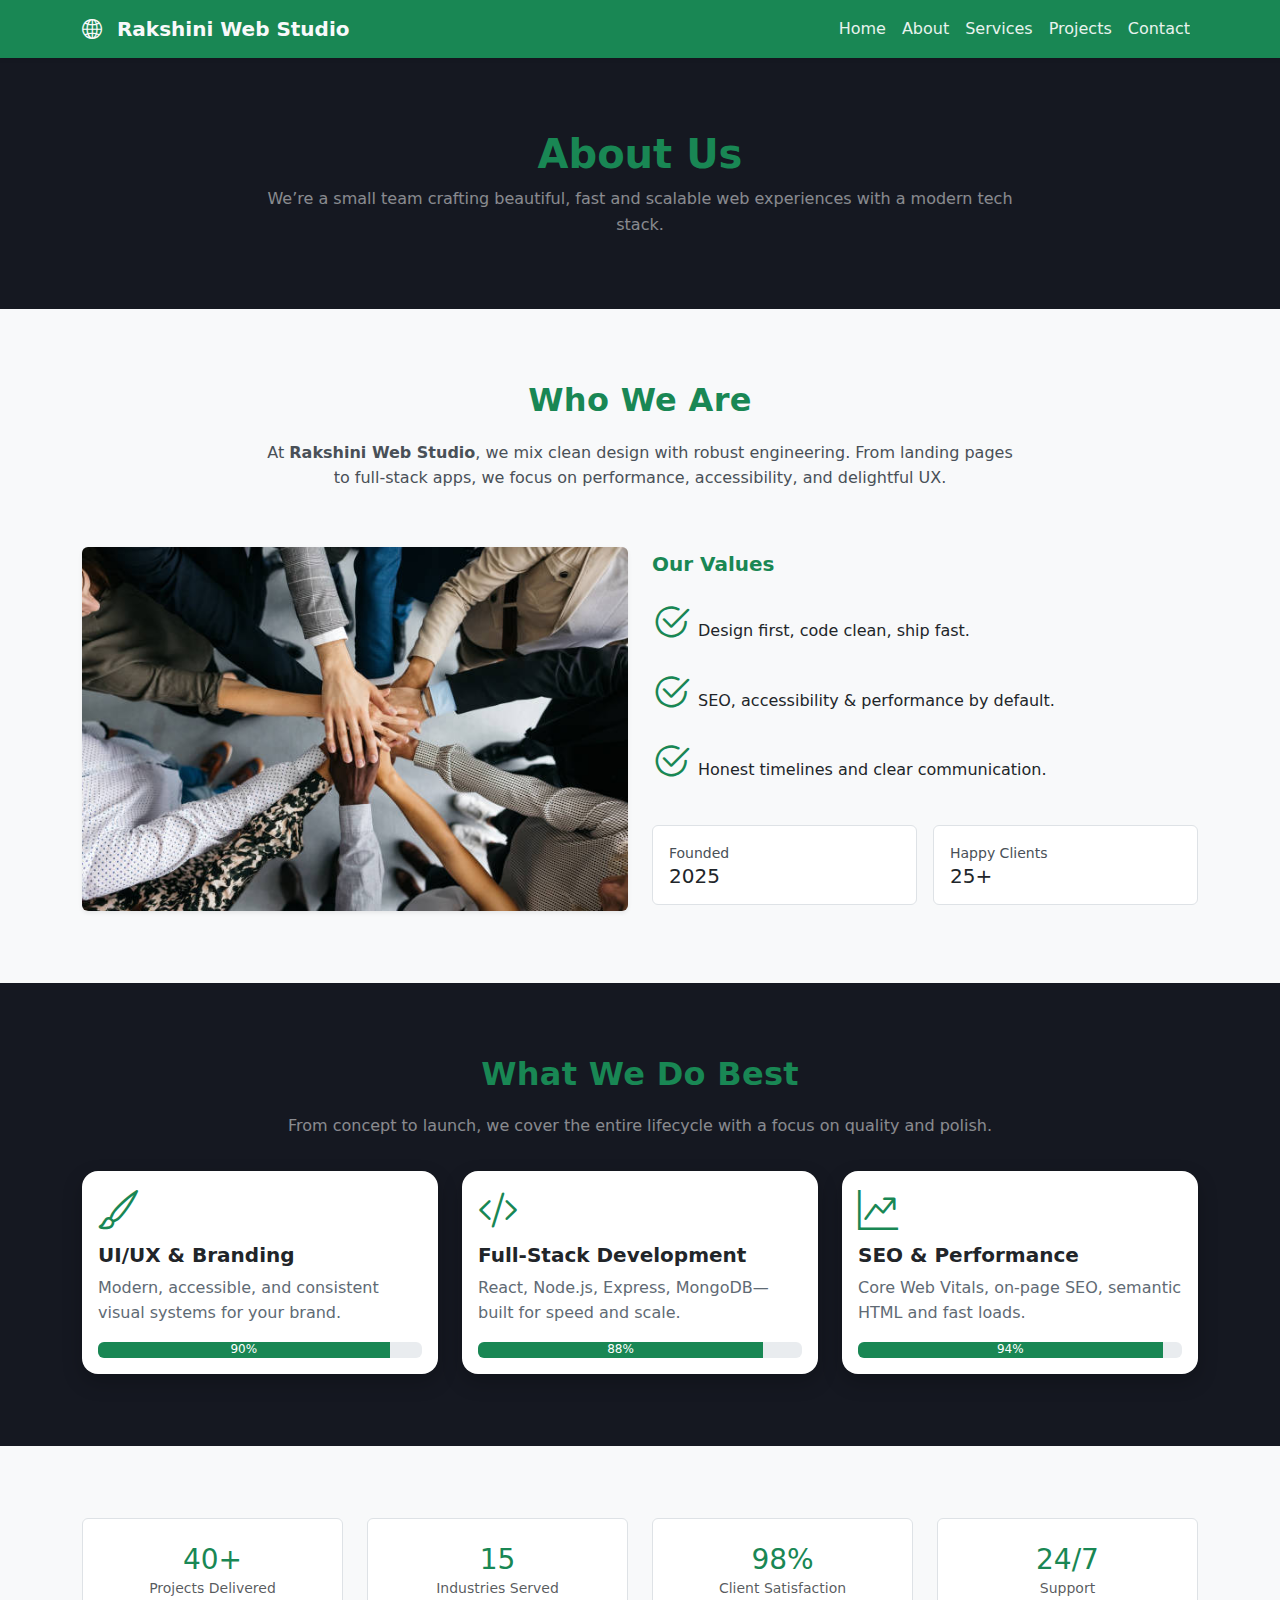
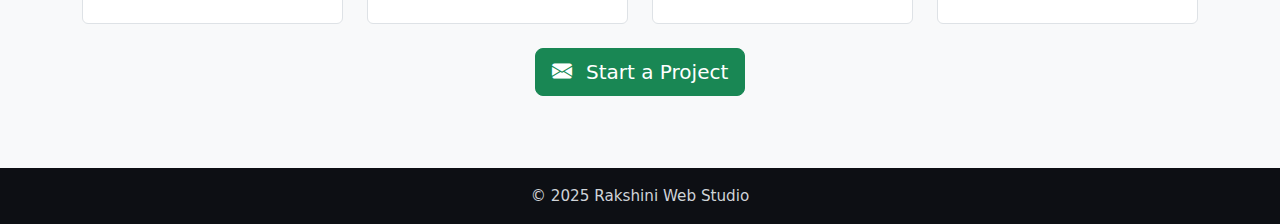
<file: Web Designing/about.html>
<!DOCTYPE html>
<html lang="en">
<head>
  <meta charset="UTF-8" />
  <meta name="viewport" content="width=device-width, initial-scale=1.0"/>
  <title>About | Rakshini Web Studio</title>

  <!-- Bootstrap CSS -->
  <link rel="stylesheet" href="https://cdn.jsdelivr.net/npm/bootstrap@5.3.3/dist/css/bootstrap.min.css"/>

  <!-- Bootstrap Icons -->
  <link rel="stylesheet" href="https://cdn.jsdelivr.net/npm/bootstrap-icons@1.11.3/font/bootstrap-icons.css"/>

  <!-- Custom CSS -->
  <link rel="stylesheet" href="src/css/pages/style.css"/>
</head>
<body>

  <!-- Navbar -->
  <nav class="navbar navbar-expand-lg navbar-dark bg-success shadow-sm">
    <div class="container">
      <a class="navbar-brand fw-bold" href="index.html">
        <i class="bi bi-globe2 me-2"></i> Rakshini Web Studio
      </a>
      <button class="navbar-toggler" type="button" data-bs-toggle="collapse" data-bs-target="#nav">
        <span class="navbar-toggler-icon"></span>
      </button>
      <div class="collapse navbar-collapse" id="nav">
        <ul class="navbar-nav ms-auto">
          <li class="nav-item"><a class="nav-link" href="index.html">Home</a></li>
          <li class="nav-item"><a class="nav-link active" href="about.html">About</a></li>
          <li class="nav-item"><a class="nav-link" href="service.html">Services</a></li>
          <li class="nav-item"><a class="nav-link" href="product.html">Projects</a></li>
          <li class="nav-item"><a class="nav-link" href="contact.html">Contact</a></li>
        </ul>
      </div>
    </div>
  </nav>

  <!-- Header / Sub-hero -->
  <header class="section-dark section-pad text-center">
    <div class="container">
      <h1 class="text-success fw-bold mb-2">About Us</h1>
      <p class="section-sub text-white-50 mb-0">
        We’re a small team crafting beautiful, fast and scalable web experiences with a modern tech stack.
      </p>
    </div>
  </header>

  <!-- Intro (light section) -->
  <section id="about" class="section-light section-pad text-center">
    <div class="container">
      <h2 class="section-title">Who We Are</h2>
      <p class="section-sub">
        At <strong>Rakshini Web Studio</strong>, we mix clean design with robust engineering. From landing pages to full-stack apps,
        we focus on performance, accessibility, and delightful UX.
      </p>

      <div class="row align-items-center g-4 text-start mt-2">
        <div class="col-md-6">
          <img src="src/assets/images/team.png" class="img-fluid rounded shadow-sm" alt="Our Team">
        </div>
        <div class="col-md-6">
          <h5 class="text-success fw-bold mb-3">Our Values</h5>
          <ul class="list-unstyled">
            <li class="mb-2"><i class="bi bi-check2-circle text-success me-2"></i>Design first, code clean, ship fast.</li>
            <li class="mb-2"><i class="bi bi-check2-circle text-success me-2"></i>SEO, accessibility & performance by default.</li>
            <li class="mb-2"><i class="bi bi-check2-circle text-success me-2"></i>Honest timelines and clear communication.</li>
          </ul>

          <div class="row g-3 mt-3">
            <div class="col-6">
              <div class="p-3 rounded border bg-white">
                <div class="small text-muted">Founded</div>
                <div class="h5 mb-0">2025</div>
              </div>
            </div>
            <div class="col-6">
              <div class="p-3 rounded border bg-white">
                <div class="small text-muted">Happy Clients</div>
                <div class="h5 mb-0">25+</div>
              </div>
            </div>
          </div>

        </div>
      </div>

    </div>
  </section>

  <!-- Skills / What we do -->
  <section class="section-dark section-pad">
    <div class="container">
      <h2 class="section-title text-center">What We Do Best</h2>
      <p class="section-sub text-center text-white-50">
        From concept to launch, we cover the entire lifecycle with a focus on quality and polish.
      </p>

      <div class="row g-4">
        <div class="col-md-4">
          <div class="card h-100">
            <div class="card-body">
              <i class="bi bi-brush display-6 text-success"></i>
              <h5 class="card-title mt-2">UI/UX & Branding</h5>
              <p class="card-text">Modern, accessible, and consistent visual systems for your brand.</p>
              <div class="progress" role="progressbar" aria-valuenow="90" aria-valuemin="0" aria-valuemax="100">
                <div class="progress-bar bg-success" style="width: 90%;">90%</div>
              </div>
            </div>
          </div>
        </div>

        <div class="col-md-4">
          <div class="card h-100">
            <div class="card-body">
              <i class="bi bi-code-slash display-6 text-success"></i>
              <h5 class="card-title mt-2">Full-Stack Development</h5>
              <p class="card-text">React, Node.js, Express, MongoDB—built for speed and scale.</p>
              <div class="progress" role="progressbar" aria-valuenow="88" aria-valuemin="0" aria-valuemax="100">
                <div class="progress-bar bg-success" style="width: 88%;">88%</div>
              </div>
            </div>
          </div>
        </div>

        <div class="col-md-4">
          <div class="card h-100">
            <div class="card-body">
              <i class="bi bi-graph-up-arrow display-6 text-success"></i>
              <h5 class="card-title mt-2">SEO & Performance</h5>
              <p class="card-text">Core Web Vitals, on-page SEO, semantic HTML and fast loads.</p>
              <div class="progress" role="progressbar" aria-valuenow="94" aria-valuemin="0" aria-valuemax="100">
                <div class="progress-bar bg-success" style="width: 94%;">94%</div>
              </div>
            </div>
          </div>
        </div>
      </div>

    </div>
  </section>

  <!-- Numbers / CTA -->
  <section class="section-light section-pad text-center">
    <div class="container">
      <div class="row g-4 mb-4">
        <div class="col-md-3">
          <div class="p-4 bg-white rounded border h-100">
            <div class="h3 text-success mb-0">40+</div>
            <div class="small text-muted">Projects Delivered</div>
          </div>
        </div>
        <div class="col-md-3">
          <div class="p-4 bg-white rounded border h-100">
            <div class="h3 text-success mb-0">15</div>
            <div class="small text-muted">Industries Served</div>
          </div>
        </div>
        <div class="col-md-3">
          <div class="p-4 bg-white rounded border h-100">
            <div class="h3 text-success mb-0">98%</div>
            <div class="small text-muted">Client Satisfaction</div>
          </div>
        </div>
        <div class="col-md-3">
          <div class="p-4 bg-white rounded border h-100">
            <div class="h3 text-success mb-0">24/7</div>
            <div class="small text-muted">Support</div>
          </div>
        </div>
      </div>

      <a href="contact.html" class="btn btn-success btn-lg">
        <i class="bi bi-envelope-fill me-2"></i> Start a Project
      </a>
    </div>
  </section>

  <!-- Footer -->
  <footer class="text-center rk-footer py-3">
    <p class="mb-0">&copy; 2025 Rakshini Web Studio</p>
  </footer>

  <!-- JS -->
  <script src="https://cdn.jsdelivr.net/npm/bootstrap@5.3.3/dist/js/bootstrap.bundle.min.js"></script>
</body>
</html>
</file>
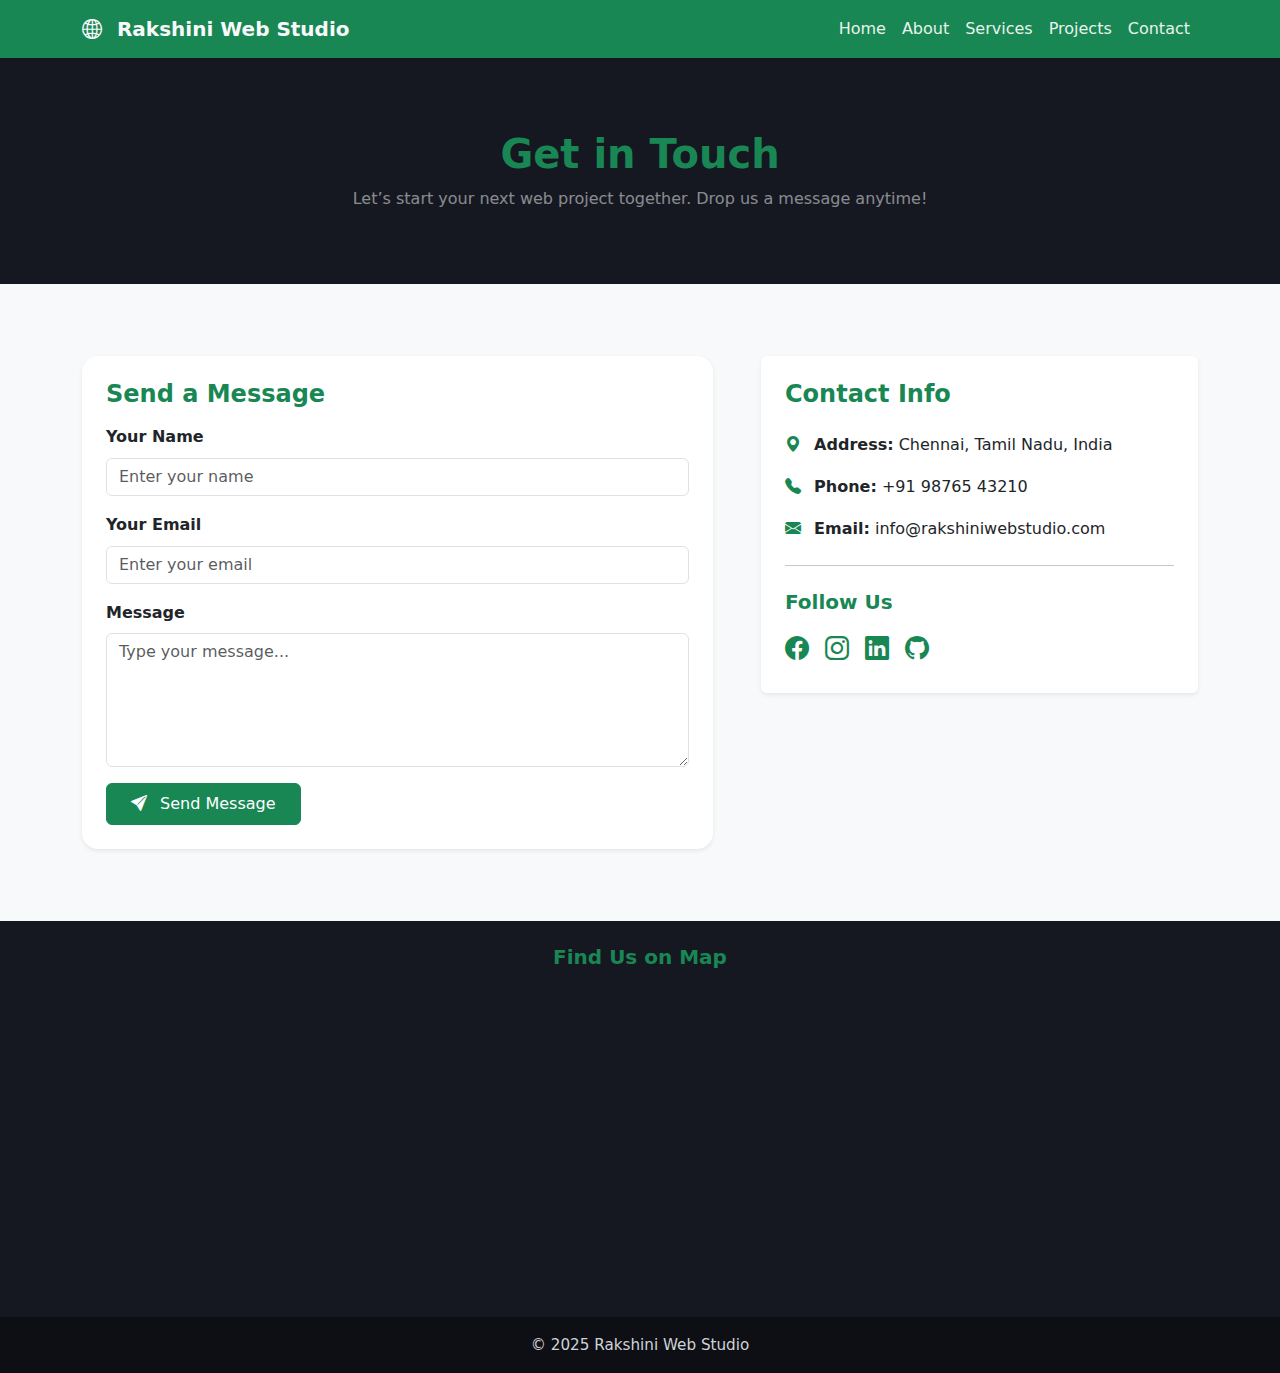
<file: Web Designing/contact.html>
<!DOCTYPE html>
<html lang="en">
<head>
  <meta charset="UTF-8" />
  <meta name="viewport" content="width=device-width, initial-scale=1.0"/>
  <title>Contact | Rakshini Web Studio</title>

  <!-- Bootstrap CSS -->
  <link rel="stylesheet" href="https://cdn.jsdelivr.net/npm/bootstrap@5.3.3/dist/css/bootstrap.min.css"/>

  <!-- Bootstrap Icons -->
  <link rel="stylesheet" href="https://cdn.jsdelivr.net/npm/bootstrap-icons@1.11.3/font/bootstrap-icons.css"/>

  <!-- Custom CSS -->
  <link rel="stylesheet" href="src/css/pages/style.css"/>
</head>
<body>

  <!-- Navbar -->
  <nav class="navbar navbar-expand-lg navbar-dark bg-success shadow-sm">
    <div class="container">
      <a class="navbar-brand fw-bold" href="index.html">
        <i class="bi bi-globe2 me-2"></i> Rakshini Web Studio
      </a>
      <button class="navbar-toggler" type="button" data-bs-toggle="collapse" data-bs-target="#nav">
        <span class="navbar-toggler-icon"></span>
      </button>
      <div class="collapse navbar-collapse" id="nav">
        <ul class="navbar-nav ms-auto">
          <li class="nav-item"><a class="nav-link" href="index.html">Home</a></li>
          <li class="nav-item"><a class="nav-link" href="about.html">About</a></li>
          <li class="nav-item"><a class="nav-link" href="service.html">Services</a></li>
          <li class="nav-item"><a class="nav-link" href="product.html">Projects</a></li>
          <li class="nav-item"><a class="nav-link active" href="contact.html">Contact</a></li>
        </ul>
      </div>
    </div>
  </nav>

  <!-- Sub-hero -->
  <header class="section-dark section-pad text-center">
    <div class="container">
      <h1 class="text-success fw-bold mb-2">Get in Touch</h1>
      <p class="section-sub text-white-50 mb-0">
        Let’s start your next web project together. Drop us a message anytime!
      </p>
    </div>
  </header>

  <!-- Contact Section -->
  <section class="section-light section-pad">
    <div class="container">
      <div class="row g-5 align-items-start">

        <!-- Contact Form -->
        <div class="col-lg-7">
          <div class="card border-0 shadow-sm p-4">
            <h4 class="text-success fw-bold mb-3">Send a Message</h4>
            <form>
              <div class="mb-3">
                <label for="name" class="form-label fw-semibold">Your Name</label>
                <input type="text" class="form-control" id="name" placeholder="Enter your name">
              </div>
              <div class="mb-3">
                <label for="email" class="form-label fw-semibold">Your Email</label>
                <input type="email" class="form-control" id="email" placeholder="Enter your email">
              </div>
              <div class="mb-3">
                <label for="message" class="form-label fw-semibold">Message</label>
                <textarea class="form-control" id="message" rows="5" placeholder="Type your message..."></textarea>
              </div>
              <button type="submit" class="btn btn-success px-4 py-2">
                <i class="bi bi-send-fill me-2"></i> Send Message
              </button>
            </form>
          </div>
        </div>

        <!-- Contact Info -->
        <div class="col-lg-5">
          <div class="p-4 bg-white rounded shadow-sm h-100">
            <h4 class="text-success fw-bold mb-4">Contact Info</h4>
            <ul class="list-unstyled">
              <li class="mb-3">
                <i class="bi bi-geo-alt-fill text-success me-2"></i>
                <strong>Address:</strong> Chennai, Tamil Nadu, India
              </li>
              <li class="mb-3">
                <i class="bi bi-telephone-fill text-success me-2"></i>
                <strong>Phone:</strong> +91 98765 43210
              </li>
              <li class="mb-3">
                <i class="bi bi-envelope-fill text-success me-2"></i>
                <strong>Email:</strong> info@rakshiniwebstudio.com
              </li>
            </ul>

            <hr class="my-4"/>

            <h5 class="text-success fw-bold mb-3">Follow Us</h5>
            <div class="d-flex gap-3 fs-4">
              <a href="#" class="text-success"><i class="bi bi-facebook"></i></a>
              <a href="#" class="text-success"><i class="bi bi-instagram"></i></a>
              <a href="#" class="text-success"><i class="bi bi-linkedin"></i></a>
              <a href="#" class="text-success"><i class="bi bi-github"></i></a>
            </div>
          </div>
        </div>

      </div>
    </div>
  </section>

  <!-- Map -->
  <section class="section-dark text-center py-4">
    <div class="container">
      <h5 class="text-success fw-bold mb-3">Find Us on Map</h5>
      <iframe
        src="https://www.google.com/maps/embed?pb=!1m18!1m12!1m3!1d3890.142244720123!2d80.19923987591582!3d12.845214987451523!2m3!1f0!2f0!3f0!3m2!1i1024!2i768!4f13.1!3m3!1m2!1s0x3a525b79f235a0b1%3A0x42e861e1a7f66df2!2sVels%20Institute%20of%20Science%20Technology%20%26%20Advanced%20Studies%20(VISTAS)!5e0!3m2!1sen!2sin!4v1718003101000!5m2!1sen!2sin"
        width="100%" height="300" style="border:0; border-radius: 10px;" allowfullscreen="" loading="lazy">
      </iframe>
    </div>
  </section>

  <!-- Footer -->
  <footer class="text-center rk-footer py-3">
    <p class="mb-0">&copy; 2025 Rakshini Web Studio</p>
  </footer>

  <!-- JS -->
  <script src="https://cdn.jsdelivr.net/npm/bootstrap@5.3.3/dist/js/bootstrap.bundle.min.js"></script>
</body>
</html>
</file>
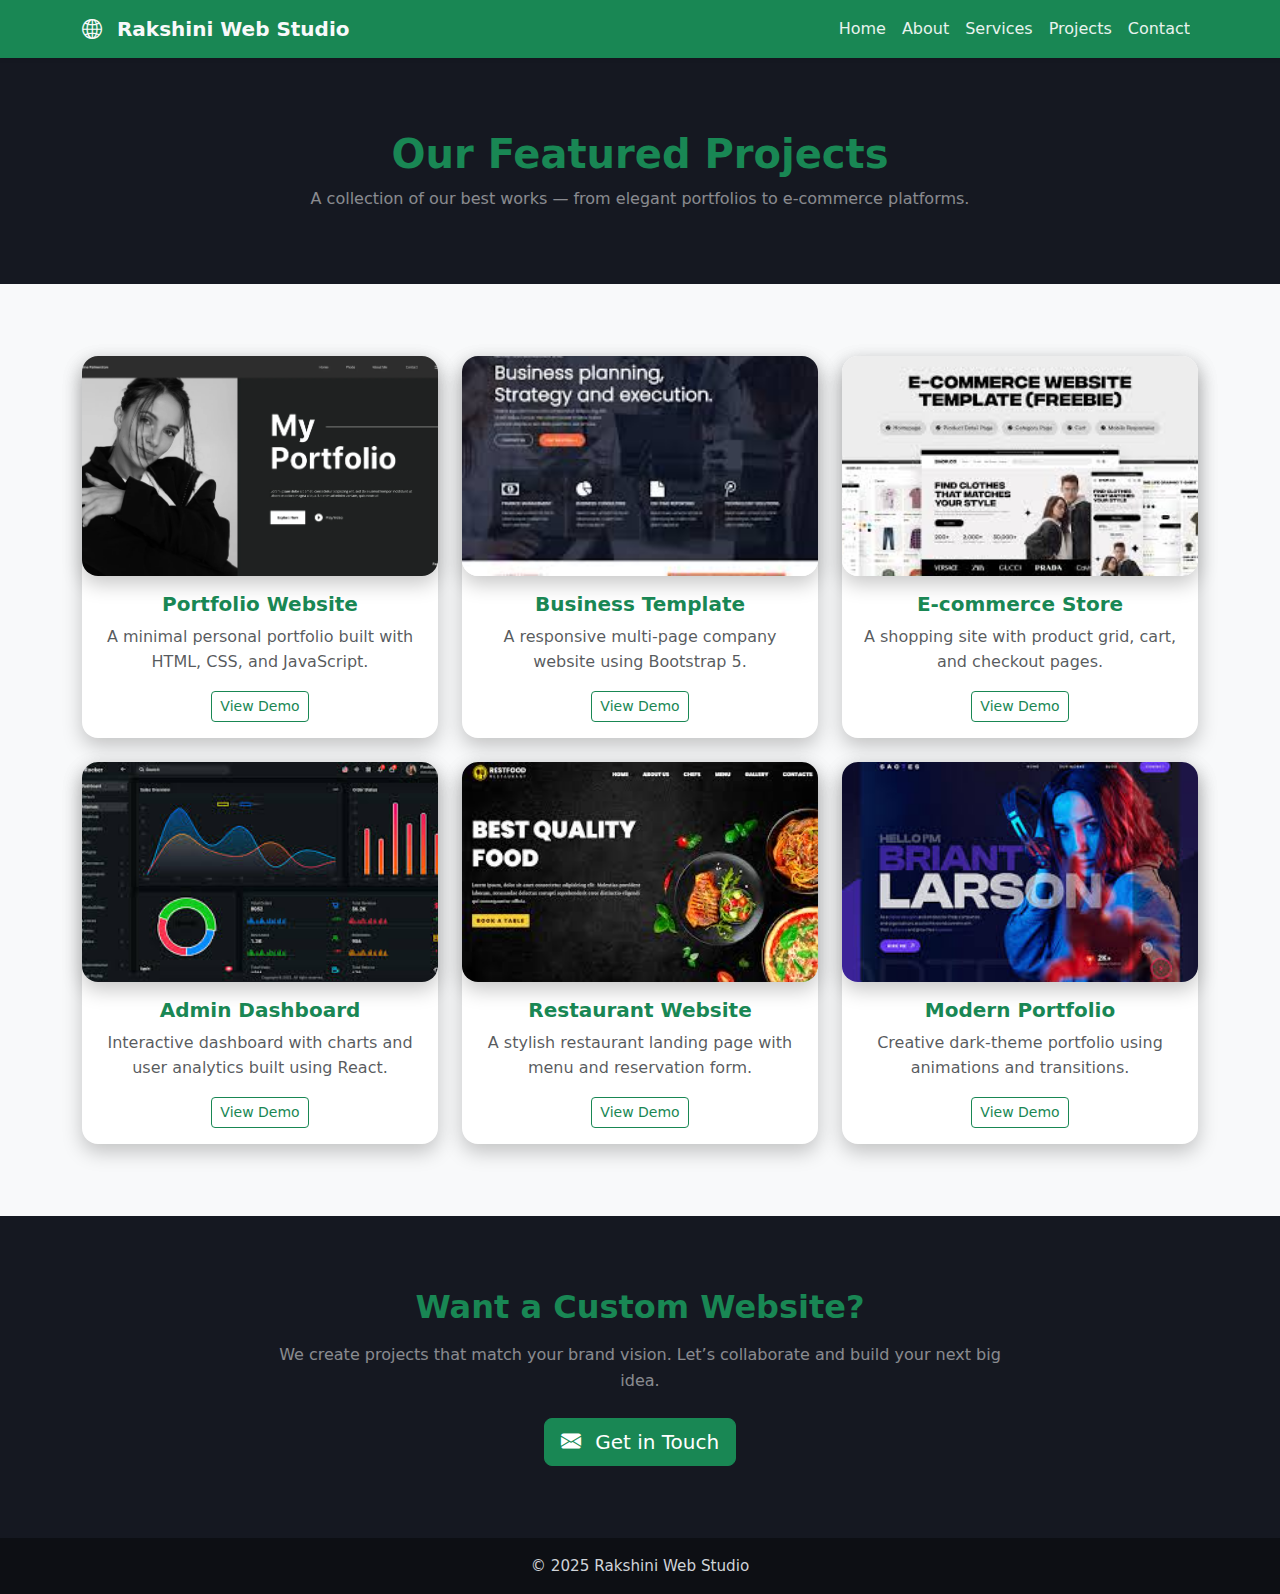
<file: Web Designing/product.html>
<!DOCTYPE html>
<html lang="en">
<head>
  <meta charset="UTF-8" />
  <meta name="viewport" content="width=device-width, initial-scale=1.0"/>
  <title>Projects | Rakshini Web Studio</title>

  <!-- Bootstrap CSS -->
  <link rel="stylesheet" href="https://cdn.jsdelivr.net/npm/bootstrap@5.3.3/dist/css/bootstrap.min.css"/>

  <!-- Bootstrap Icons -->
  <link rel="stylesheet" href="https://cdn.jsdelivr.net/npm/bootstrap-icons@1.11.3/font/bootstrap-icons.css"/>

  <!-- Custom CSS -->
  <link rel="stylesheet" href="src/css/pages/style.css"/>
</head>
<body>

  <!-- Navbar -->
  <nav class="navbar navbar-expand-lg navbar-dark bg-success shadow-sm">
    <div class="container">
      <a class="navbar-brand fw-bold" href="index.html">
        <i class="bi bi-globe2 me-2"></i> Rakshini Web Studio
      </a>
      <button class="navbar-toggler" type="button" data-bs-toggle="collapse" data-bs-target="#nav">
        <span class="navbar-toggler-icon"></span>
      </button>
      <div class="collapse navbar-collapse" id="nav">
        <ul class="navbar-nav ms-auto">
          <li class="nav-item"><a class="nav-link" href="index.html">Home</a></li>
          <li class="nav-item"><a class="nav-link" href="about.html">About</a></li>
          <li class="nav-item"><a class="nav-link" href="service.html">Services</a></li>
          <li class="nav-item"><a class="nav-link active" href="product.html">Projects</a></li>
          <li class="nav-item"><a class="nav-link" href="contact.html">Contact</a></li>
        </ul>
      </div>
    </div>
  </nav>

  <!-- Sub-Hero -->
  <header class="section-dark section-pad text-center">
    <div class="container">
      <h1 class="text-success fw-bold mb-2">Our Featured Projects</h1>
      <p class="section-sub text-white-50 mb-0">
        A collection of our best works — from elegant portfolios to e-commerce platforms.
      </p>
    </div>
  </header>

  <!-- Projects Gallery -->
  <section class="section-light section-pad text-center" id="projects">
    <div class="container">
      <div class="row g-4">

        <!-- Project 1 -->
        <div class="col-md-4">
          <div class="card h-100 project-card">
            <img src="src/assets/images/a.png" class="card-img-top" alt="Portfolio Website">
            <div class="card-body">
              <h5 class="card-title text-success fw-bold">Portfolio Website</h5>
              <p class="card-text text-muted">A minimal personal portfolio built with HTML, CSS, and JavaScript.</p>
              <a href="#" class="btn btn-outline-success btn-sm">View Demo</a>
            </div>
          </div>
        </div>

        <!-- Project 2 -->
        <div class="col-md-4">
          <div class="card h-100 project-card">
            <img src="src/assets/images/b.png" class="card-img-top" alt="Business Template">
            <div class="card-body">
              <h5 class="card-title text-success fw-bold">Business Template</h5>
              <p class="card-text text-muted">A responsive multi-page company website using Bootstrap 5.</p>
              <a href="#" class="btn btn-outline-success btn-sm">View Demo</a>
            </div>
          </div>
        </div>

        <!-- Project 3 -->
        <div class="col-md-4">
          <div class="card h-100 project-card">
            <img src="src/assets/images/c.png" class="card-img-top" alt="E-commerce">
            <div class="card-body">
              <h5 class="card-title text-success fw-bold">E-commerce Store</h5>
              <p class="card-text text-muted">A shopping site with product grid, cart, and checkout pages.</p>
              <a href="#" class="btn btn-outline-success btn-sm">View Demo</a>
            </div>
          </div>
        </div>

        <!-- Project 4 -->
        <div class="col-md-4">
          <div class="card h-100 project-card">
            <img src="src/assets/images/admin.png" class="card-img-top" alt="Dashboard">
            <div class="card-body">
              <h5 class="card-title text-success fw-bold">Admin Dashboard</h5>
              <p class="card-text text-muted">Interactive dashboard with charts and user analytics built using React.</p>
              <a href="#" class="btn btn-outline-success btn-sm">View Demo</a>
            </div>
          </div>
        </div>

        <!-- Project 5 -->
        <div class="col-md-4">
          <div class="card h-100 project-card">
            <img src="src/assets/images/restaurent.png" class="card-img-top" alt="Restaurant Website">
            <div class="card-body">
              <h5 class="card-title text-success fw-bold">Restaurant Website</h5>
              <p class="card-text text-muted">A stylish restaurant landing page with menu and reservation form.</p>
              <a href="#" class="btn btn-outline-success btn-sm">View Demo</a>
            </div>
          </div>
        </div>

        <!-- Project 6 -->
        <div class="col-md-4">
          <div class="card h-100 project-card">
            <img src="src/assets/images/modern.png" class="card-img-top" alt="Portfolio V2">
            <div class="card-body">
              <h5 class="card-title text-success fw-bold">Modern Portfolio</h5>
              <p class="card-text text-muted">Creative dark-theme portfolio using animations and transitions.</p>
              <a href="#" class="btn btn-outline-success btn-sm">View Demo</a>
            </div>
          </div>
        </div>

      </div>
    </div>
  </section>

  <!-- CTA -->
  <section class="section-dark section-pad text-center">
    <div class="container">
      <h2 class="text-success fw-bold mb-3">Want a Custom Website?</h2>
      <p class="section-sub text-white-50 mb-4">
        We create projects that match your brand vision. Let’s collaborate and build your next big idea.
      </p>
      <a href="contact.html" class="btn btn-success btn-lg">
        <i class="bi bi-envelope-fill me-2"></i> Get in Touch
      </a>
    </div>
  </section>

  <!-- Footer -->
  <footer class="text-center rk-footer py-3">
    <p class="mb-0">&copy; 2025 Rakshini Web Studio</p>
  </footer>

  <!-- JS -->
  <script src="https://cdn.jsdelivr.net/npm/bootstrap@5.3.3/dist/js/bootstrap.bundle.min.js"></script>
</body>
</html>
</file>
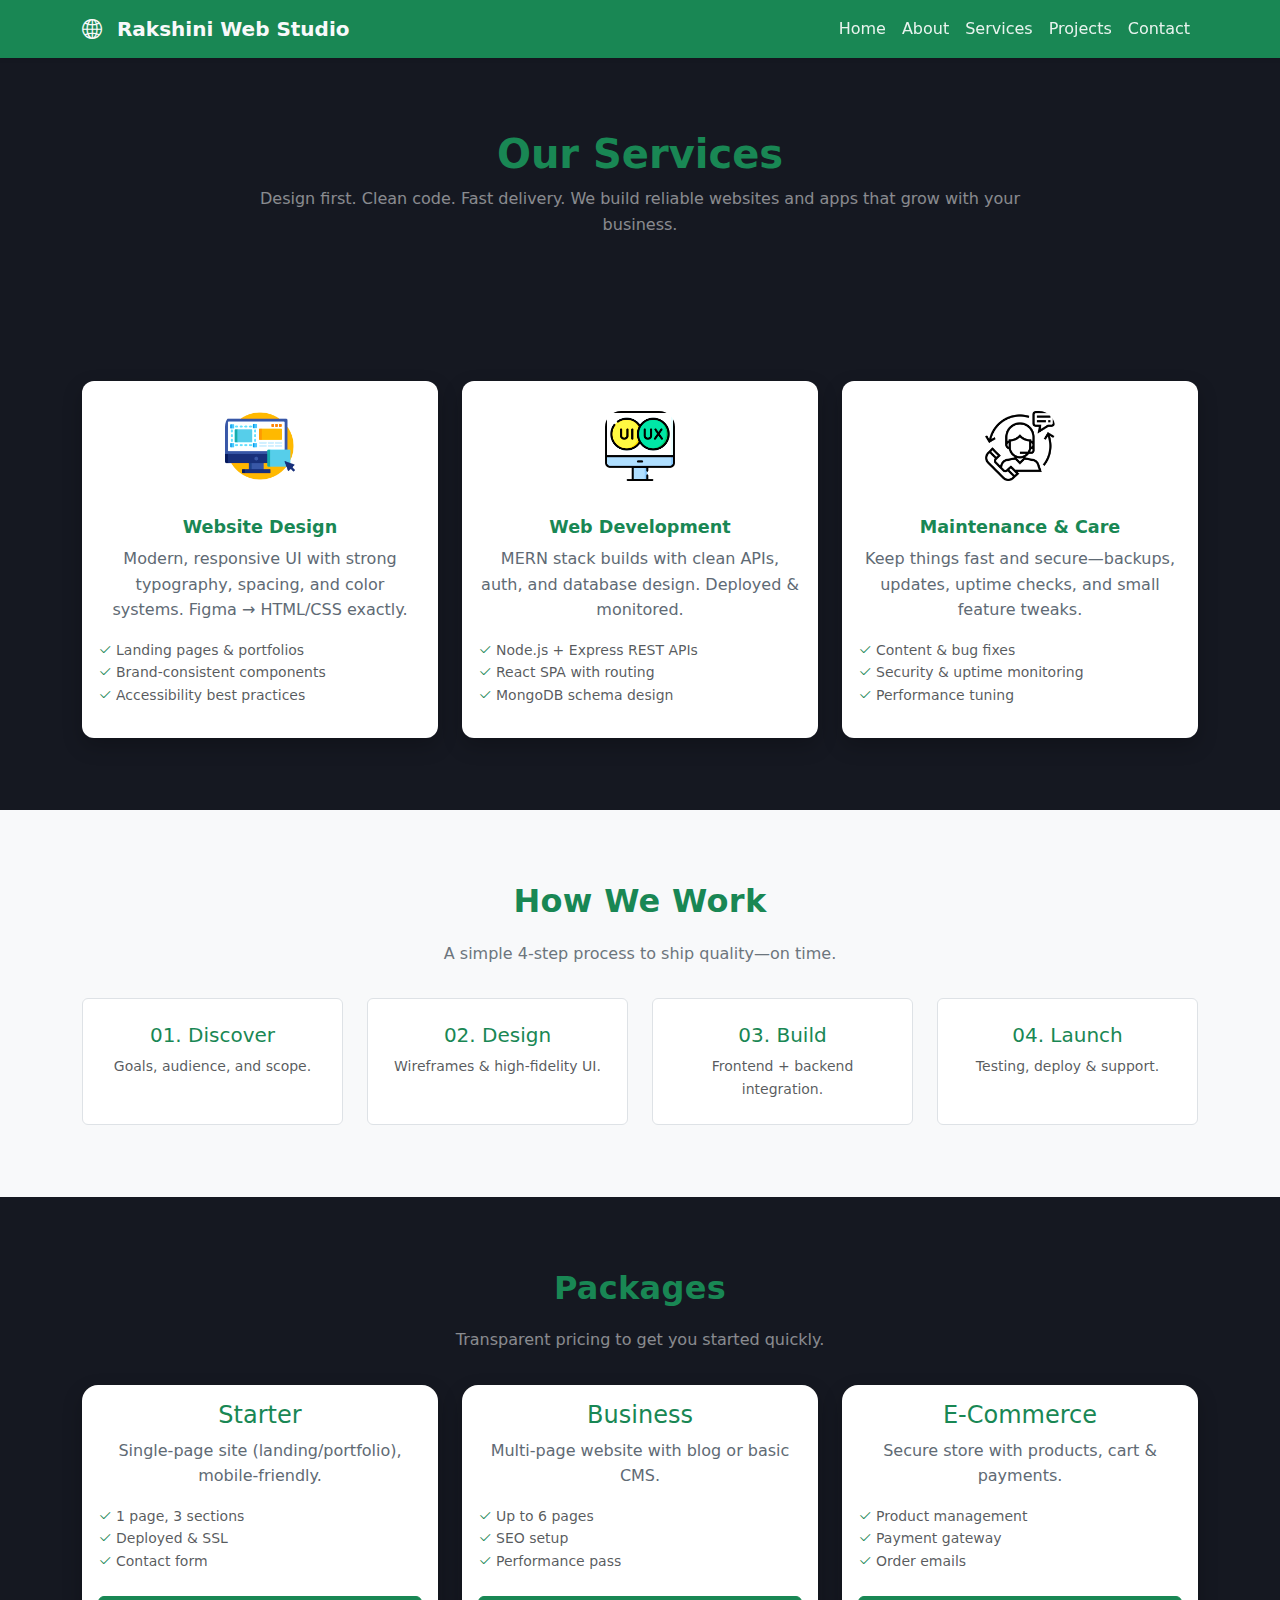
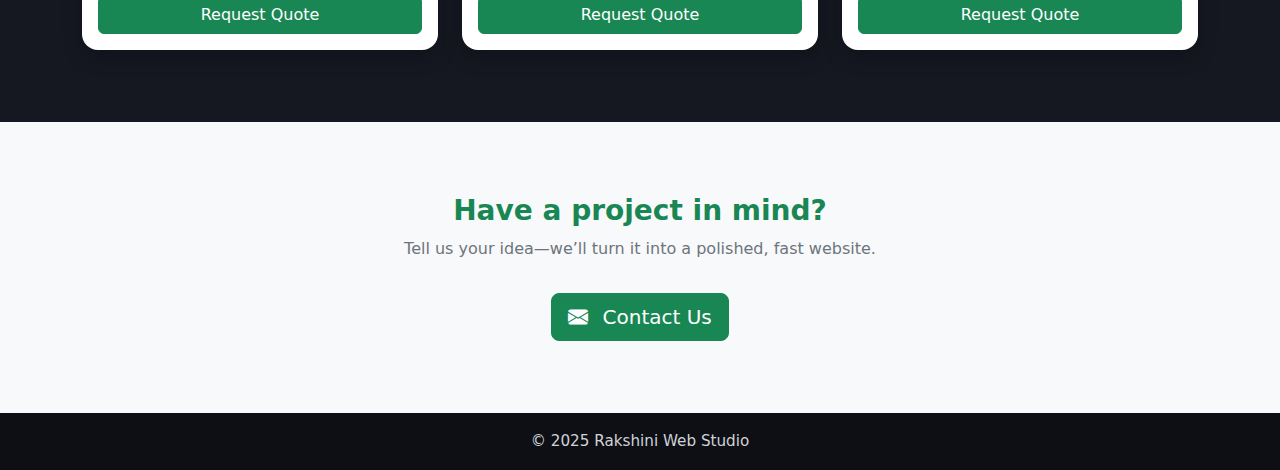
<file: Web Designing/service.html>
<!DOCTYPE html>
<html lang="en">
<head>
  <meta charset="UTF-8" />
  <meta name="viewport" content="width=device-width, initial-scale=1.0"/>
  <title>Services | Rakshini Web Studio</title>

  <!-- Bootstrap CSS -->
  <link rel="stylesheet" href="https://cdn.jsdelivr.net/npm/bootstrap@5.3.3/dist/css/bootstrap.min.css"/>

  <!-- Bootstrap Icons -->
  <link rel="stylesheet" href="https://cdn.jsdelivr.net/npm/bootstrap-icons@1.11.3/font/bootstrap-icons.css"/>

  <!-- Custom CSS -->
  <link rel="stylesheet" href="src/css/pages/style.css"/>
</head>
<body>

  <!-- Navbar -->
  <nav class="navbar navbar-expand-lg navbar-dark bg-success shadow-sm">
    <div class="container">
      <a class="navbar-brand fw-bold" href="index.html">
        <i class="bi bi-globe2 me-2"></i> Rakshini Web Studio
      </a>
      <button class="navbar-toggler" type="button" data-bs-toggle="collapse" data-bs-target="#nav">
        <span class="navbar-toggler-icon"></span>
      </button>
      <div class="collapse navbar-collapse" id="nav">
        <ul class="navbar-nav ms-auto">
          <li class="nav-item"><a class="nav-link" href="index.html">Home</a></li>
          <li class="nav-item"><a class="nav-link" href="about.html">About</a></li>
          <li class="nav-item"><a class="nav-link active" href="service.html">Services</a></li>
          <li class="nav-item"><a class="nav-link" href="product.html">Projects</a></li>
          <li class="nav-item"><a class="nav-link" href="contact.html">Contact</a></li>
        </ul>
      </div>
    </div>
  </nav>

  <!-- Sub-Hero -->
  <header class="section-dark section-pad text-center">
    <div class="container">
      <h1 class="text-success fw-bold mb-2">Our Services</h1>
      <p class="section-sub text-white-50 mb-0">
        Design first. Clean code. Fast delivery. We build reliable websites and apps that grow with your business.
      </p>
    </div>
  </header>

  <!-- Services Grid (cards with local icons) -->
  <section class="section-dark section-pad text-center" id="services-grid">
    <div class="container">
      <div class="row g-4">

        <!-- Web Design -->
        <div class="col-md-4">
          <div class="card h-100">
            <img src="src/assets/icons/web.png" alt="Web Design" class="card-img-top">
            <div class="card-body">
              <h5 class="card-title text-success">Website Design</h5>
              <p class="card-text">
                Modern, responsive UI with strong typography, spacing, and color systems. Figma → HTML/CSS exactly.
              </p>
              <ul class="list-unstyled small text-muted text-start">
                <li><i class="bi bi-check2 me-1 text-success"></i>Landing pages & portfolios</li>
                <li><i class="bi bi-check2 me-1 text-success"></i>Brand-consistent components</li>
                <li><i class="bi bi-check2 me-1 text-success"></i>Accessibility best practices</li>
              </ul>
            </div>
          </div>
        </div>

        <!-- Web Development -->
        <div class="col-md-4">
          <div class="card h-100">
            <img src="src/assets/icons/ui.png" alt="Web Development" class="card-img-top">
            <div class="card-body">
              <h5 class="card-title text-success">Web Development</h5>
              <p class="card-text">
                MERN stack builds with clean APIs, auth, and database design. Deployed & monitored.
              </p>
              <ul class="list-unstyled small text-muted text-start">
                <li><i class="bi bi-check2 me-1 text-success"></i>Node.js + Express REST APIs</li>
                <li><i class="bi bi-check2 me-1 text-success"></i>React SPA with routing</li>
                <li><i class="bi bi-check2 me-1 text-success"></i>MongoDB schema design</li>
              </ul>
            </div>
          </div>
        </div>

        <!-- Maintenance -->
        <div class="col-md-4">
          <div class="card h-100">
            <img src="src/assets/icons/support.png" alt="Maintenance" class="card-img-top">
            <div class="card-body">
              <h5 class="card-title text-success">Maintenance & Care</h5>
              <p class="card-text">
                Keep things fast and secure—backups, updates, uptime checks, and small feature tweaks.
              </p>
              <ul class="list-unstyled small text-muted text-start">
                <li><i class="bi bi-check2 me-1 text-success"></i>Content & bug fixes</li>
                <li><i class="bi bi-check2 me-1 text-success"></i>Security & uptime monitoring</li>
                <li><i class="bi bi-check2 me-1 text-success"></i>Performance tuning</li>
              </ul>
            </div>
          </div>
        </div>

      </div>
    </div>
  </section>

  <!-- Process -->
  <section class="section-light section-pad text-center">
    <div class="container">
      <h2 class="section-title">How We Work</h2>
      <p class="section-sub">A simple 4-step process to ship quality—on time.</p>
      <div class="row g-4">
        <div class="col-md-3">
          <div class="p-4 bg-white rounded border h-100">
            <div class="h5 text-success">01. Discover</div>
            <div class="small text-muted">Goals, audience, and scope.</div>
          </div>
        </div>
        <div class="col-md-3">
          <div class="p-4 bg-white rounded border h-100">
            <div class="h5 text-success">02. Design</div>
            <div class="small text-muted">Wireframes & high-fidelity UI.</div>
          </div>
        </div>
        <div class="col-md-3">
          <div class="p-4 bg-white rounded border h-100">
            <div class="h5 text-success">03. Build</div>
            <div class="small text-muted">Frontend + backend integration.</div>
          </div>
        </div>
        <div class="col-md-3">
          <div class="p-4 bg-white rounded border h-100">
          <div class="h5 text-success">04. Launch</div>
            <div class="small text-muted">Testing, deploy & support.</div>
          </div>
        </div>
      </div>
    </div>
  </section>

  <!-- Pricing (simple) -->
  <section class="section-dark section-pad text-center">
    <div class="container">
      <h2 class="section-title">Packages</h2>
      <p class="section-sub text-white-50">Transparent pricing to get you started quickly.</p>
      <div class="row g-4">
        <div class="col-md-4">
          <div class="card h-100">
            <div class="card-body">
              <div class="h4 text-success mb-2">Starter</div>
              <p class="card-text">Single-page site (landing/portfolio), mobile-friendly.</p>
              <ul class="list-unstyled small text-muted text-start">
                <li><i class="bi bi-check2 text-success me-1"></i>1 page, 3 sections</li>
                <li><i class="bi bi-check2 text-success me-1"></i>Deployed & SSL</li>
                <li><i class="bi bi-check2 text-success me-1"></i>Contact form</li>
              </ul>
              <a href="contact.html" class="btn btn-success w-100 mt-2">Request Quote</a>
            </div>
          </div>
        </div>

        <div class="col-md-4">
          <div class="card h-100">
            <div class="card-body">
              <div class="h4 text-success mb-2">Business</div>
              <p class="card-text">Multi-page website with blog or basic CMS.</p>
              <ul class="list-unstyled small text-muted text-start">
                <li><i class="bi bi-check2 text-success me-1"></i>Up to 6 pages</li>
                <li><i class="bi bi-check2 text-success me-1"></i>SEO setup</li>
                <li><i class="bi bi-check2 text-success me-1"></i>Performance pass</li>
              </ul>
              <a href="contact.html" class="btn btn-success w-100 mt-2">Request Quote</a>
            </div>
          </div>
        </div>

        <div class="col-md-4">
          <div class="card h-100">
            <div class="card-body">
              <div class="h4 text-success mb-2">E-Commerce</div>
              <p class="card-text">Secure store with products, cart & payments.</p>
              <ul class="list-unstyled small text-muted text-start">
                <li><i class="bi bi-check2 text-success me-1"></i>Product management</li>
                <li><i class="bi bi-check2 text-success me-1"></i>Payment gateway</li>
                <li><i class="bi bi-check2 text-success me-1"></i>Order emails</li>
              </ul>
              <a href="contact.html" class="btn btn-success w-100 mt-2">Request Quote</a>
            </div>
          </div>
        </div>
      </div>
    </div>
  </section>

  <!-- CTA -->
  <section class="section-light section-pad text-center">
    <div class="container">
      <h3 class="text-success fw-bold mb-2">Have a project in mind?</h3>
      <p class="section-sub">Tell us your idea—we’ll turn it into a polished, fast website.</p>
      <a class="btn btn-success btn-lg" href="contact.html"><i class="bi bi-envelope-fill me-2"></i> Contact Us</a>
    </div>
  </section>

  <!-- Footer -->
  <footer class="text-center rk-footer py-3">
    <p class="mb-0">&copy; 2025 Rakshini Web Studio</p>
  </footer>

  <!-- JS -->
  <script src="https://cdn.jsdelivr.net/npm/bootstrap@5.3.3/dist/js/bootstrap.bundle.min.js"></script>
</body>
</html>
</file>
<file: Web Designing/src/css/pages/style.css>
/* ===============================
   Rakshini Web Studio – Polished UI
   =============================== */

/* ---- Theme tokens ---- */
:root{
  --bg:#0f1115;            /* page bg */
  --surface:#151821;       /* dark section bg */
  --surface-2:#0d0f14;     /* footer/nav dark */
  --light:#f8f9fa;         /* light section bg */
  --text:#e8eaed;          /* base text */
  --muted:#a3abb4;         /* secondary text */
  --brand:#198754;         /* green */
  --brand-2:#00e676;       /* accent green */
  --ring:0 0 0 3px rgba(0,230,118,.25);
  --radius:16px;
  --shadow:0 10px 30px rgba(0,0,0,.35);
  --shadow-soft:0 8px 20px rgba(0,0,0,.22);
}

html{scroll-behavior:smooth;}
*{box-sizing:border-box}

body{
  font-family: 'Poppins', system-ui, -apple-system, Segoe UI, Roboto, Arial, sans-serif;
  background:var(--bg);
  color:var(--text);
  line-height:1.6;
}

/* ---------- Navbar ---------- */
.navbar.bg-success{ background: var(--brand) !important; }
.navbar{ box-shadow: 0 2px 20px rgba(0,0,0,.25); }
.navbar-brand{ font-weight:700; color: var(--light) !important; }
.nav-link{ color:#ffffff !important; opacity:.9; transition:opacity .2s ease, transform .2s ease; }
.nav-link:hover{ opacity:1; transform:translateY(-1px); }

/* ---------- Hero ---------- */
.hero{
  position:relative;
  min-height: 62vh;
  display:flex;
  align-items:center;
  padding: 100px 0;
  background: url("../../assets/images/bg-code.jpg") center/cover no-repeat fixed;
  overflow:hidden;
}
.hero::before{
  content:"";
  position:absolute; inset:0;
  background:linear-gradient(180deg, rgba(0,0,0,.55), rgba(0,0,0,.85));
}
.hero .container{ position:relative; z-index:1; }
.hero h1{ color: var(--brand-2); font-weight:800; letter-spacing:.3px; }
.hero .lead{ color:#fff; opacity:.95; max-width: 850px; margin: 0 auto; }
.hero .btn-success{
  font-weight:700; border:0; padding:.9rem 1.4rem; border-radius:999px;
  box-shadow: 0 6px 25px rgba(0,230,118,.35);
  transition: transform .2s ease, box-shadow .2s ease;
}
.hero .btn-success:hover{ transform: translateY(-2px); box-shadow: 0 10px 35px rgba(0,230,118,.55); }
.btn-outline-light{ border-width:2px; }

/* ---------- Section layout helpers ---------- */
section{ scroll-margin-top: 84px; } /* avoid hide under fixed nav */
.section-dark{ background: var(--surface); }
.section-light, .bg-light{ background: var(--light) !important; color:#212529; }
.section-pad{ padding: 72px 0; }
h2.section-title{
  color: var(--brand); font-weight:800; letter-spacing:.3px; margin-bottom: 1.25rem;
}
.section-sub{ color:#6c757d; max-width: 760px; margin: 0 auto 2rem; }

/* ---------- About (light section fixes) ---------- */
#about{ background: var(--light) !important; }
#about h2, #about h5{ color: var(--brand) !important; }
#about p, #about .text-muted{ color:#495057 !important; }
#about i{ color: var(--brand); font-size: 2.4rem; }
#about .col-md-4 h5{ font-weight:700; margin-top:.4rem; }

/* ---------- Services grid ---------- */
#services{ background: var(--surface); }
#services .text-success{ color: var(--brand) !important; }
.card{
  border:0; border-radius: var(--radius); background:#fff; color:#212529;
  box-shadow: var(--shadow-soft); transition: transform .18s ease, box-shadow .18s ease;
}
.card:hover{ transform: translateY(-6px); box-shadow: var(--shadow); }
.card-img-top{
  height: 220px; object-fit: cover; border-top-left-radius: var(--radius); border-top-right-radius: var(--radius);
}
.card-title{ font-weight:700; }
.card-text{ color:#606a74; }

/* ---------- Projects (light gallery) ---------- */
#projects{ background: var(--light) !important; }
#projects h2{ color: var(--brand); }
#projects img{
  border-radius: var(--radius); box-shadow: var(--shadow-soft); transition: transform .18s ease, box-shadow .18s ease, filter .18s ease;
}
#projects img:hover{ transform: translateY(-6px) scale(1.01); box-shadow: var(--shadow); filter: saturate(1.05); }

/* ---------- Contact CTA ---------- */
#contact{ background: var(--brand) !important; }
#contact .btn{ padding:.9rem 1.4rem; border-radius: 12px; }

/* ---------- Footer ---------- */
footer{ background: var(--surface-2); color:#cfd3d8; font-size:.95rem; }

/* ---------- Utilities ---------- */
.container{ max-width: 1140px; }
hr.section-divider{
  height:1px; border:0; background: linear-gradient(90deg, transparent, rgba(255,255,255,.08), transparent);
  margin: 0;
}

/* ---------- Responsive ---------- */
@media (max-width: 991.98px){
  .hero{ min-height: 48vh; padding: 80px 0; background-attachment: scroll; }
  .card-img-top{ height: 190px; }
}
@media (max-width: 575.98px){
  .hero h1{ font-size: 1.85rem; }
  .hero .lead{ font-size: 1rem; }
}
/* ===== Service Cards Icon Fix ===== */
#services-grid .card-img-top {
  width: 70px;                /* small logo size */
  height: 70px;
  object-fit: contain;        /* keeps icon proportions */
  margin: 20px auto 10px auto;
  display: block;
  filter: brightness(1) contrast(1.2);
  transition: transform 0.2s ease, filter 0.2s ease;
}

#services-grid .card:hover .card-img-top {
  transform: scale(1.08);
  filter: brightness(1.1);
}

/* Optional – make all cards same height */
#services-grid .card {
  text-align: center;
  padding-top: 10px;
  border-radius: 12px;
}

/* Icon title spacing balance */
#services-grid .card-title {
  margin-top: 10px;
  font-weight: 700;
  font-size: 1.1rem;
}
</file>
